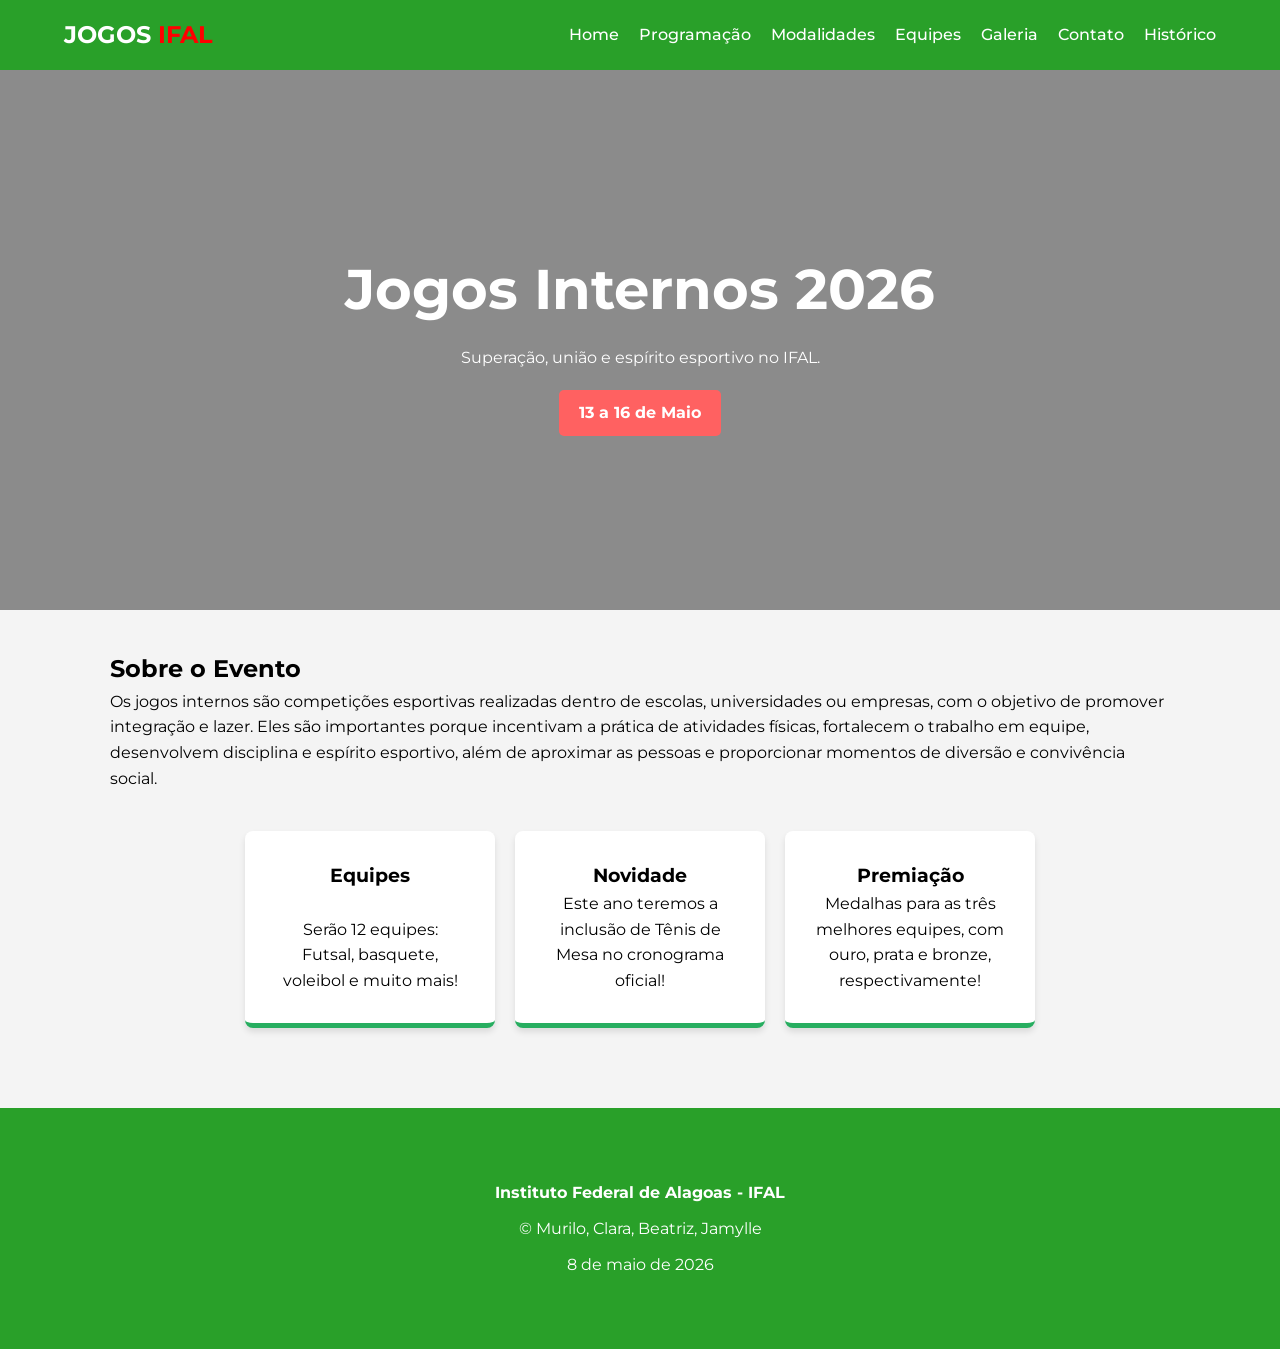
<file: index.html>
<!DOCTYPE html>
<html lang="pt-br">
<head>
    <meta charset="UTF-8">
    <meta name="viewport" content="width=device-width, initial-scale=1.0">
    <title>Jogos Internos IFAL 2026</title>
    <link href="https://fonts.googleapis.com/css2?family=Montserrat:wght@400;700&display=swap" rel="stylesheet">
    <link rel="stylesheet" href="style.css">
</head>
<body>

    <header class="navbar">
        <div class="logo">JOGOS <span>IFAL</span></div>
        <nav>
            <ul class="nav-links">
                <li><a href="index.html">Home</a></li>
                <li><a href="programacao.html">Programação</a></li>
                <li><a href="modalidades.html">Modalidades</a></li>
                <li><a href="equipes.html">Equipes</a></li>
                <li><a href="galeria.html">Galeria</a></li>
                <li><a href="contato.html">Contato</a></li>
                <li><a href="historico.html">Histórico</a></li>
            </ul>
        </nav>
    </header>

    <main>
        <section class="hero">
            <div class="hero-content">
                <h1>Jogos Internos 2026</h1>
                <p>Superação, união e espírito esportivo no IFAL.</p>
                <div class="date-badge">13 a 16 de Maio</div>
            </div>
        </section>

        <section class="about container">
            <h2>Sobre o Evento</h2>
            <p>Os jogos internos são competições esportivas realizadas dentro de escolas, universidades ou empresas, com o objetivo de promover integração e lazer. Eles são importantes porque incentivam a prática de atividades físicas, fortalecem o trabalho em equipe, desenvolvem disciplina e espírito esportivo, além de aproximar as pessoas e proporcionar momentos de diversão e convivência social.
</p>
            
            <div class="highlights">
                <div class="card">
                    <h3>Equipes</h3>
                    <p>Serão 12 equipes: Futsal, basquete, voleibol e muito mais!</p>
                </div>
                <div class="card">
                    <h3>Novidade</h3>
                    <p>Este ano teremos a inclusão de Tênis de Mesa no cronograma oficial!</p>
                </div>
                <div class="card">
                    <h3>Premiação</h3>
                    <p>Medalhas para as três melhores equipes, com ouro, prata e bronze, respectivamente!</p>
                </div>
            </div>
        </section>
    </main>

    <footer>
        <div class="footer-content container">
            <p><strong>Instituto Federal de Alagoas - IFAL</strong></p>
            <p>&copy; Murilo, Clara, Beatriz, Jamylle</p>
            <p><time datetime="2026-05-08">8 de maio de 2026</time></p>
        </div>
    </footer>

</body>
</html>
</file>
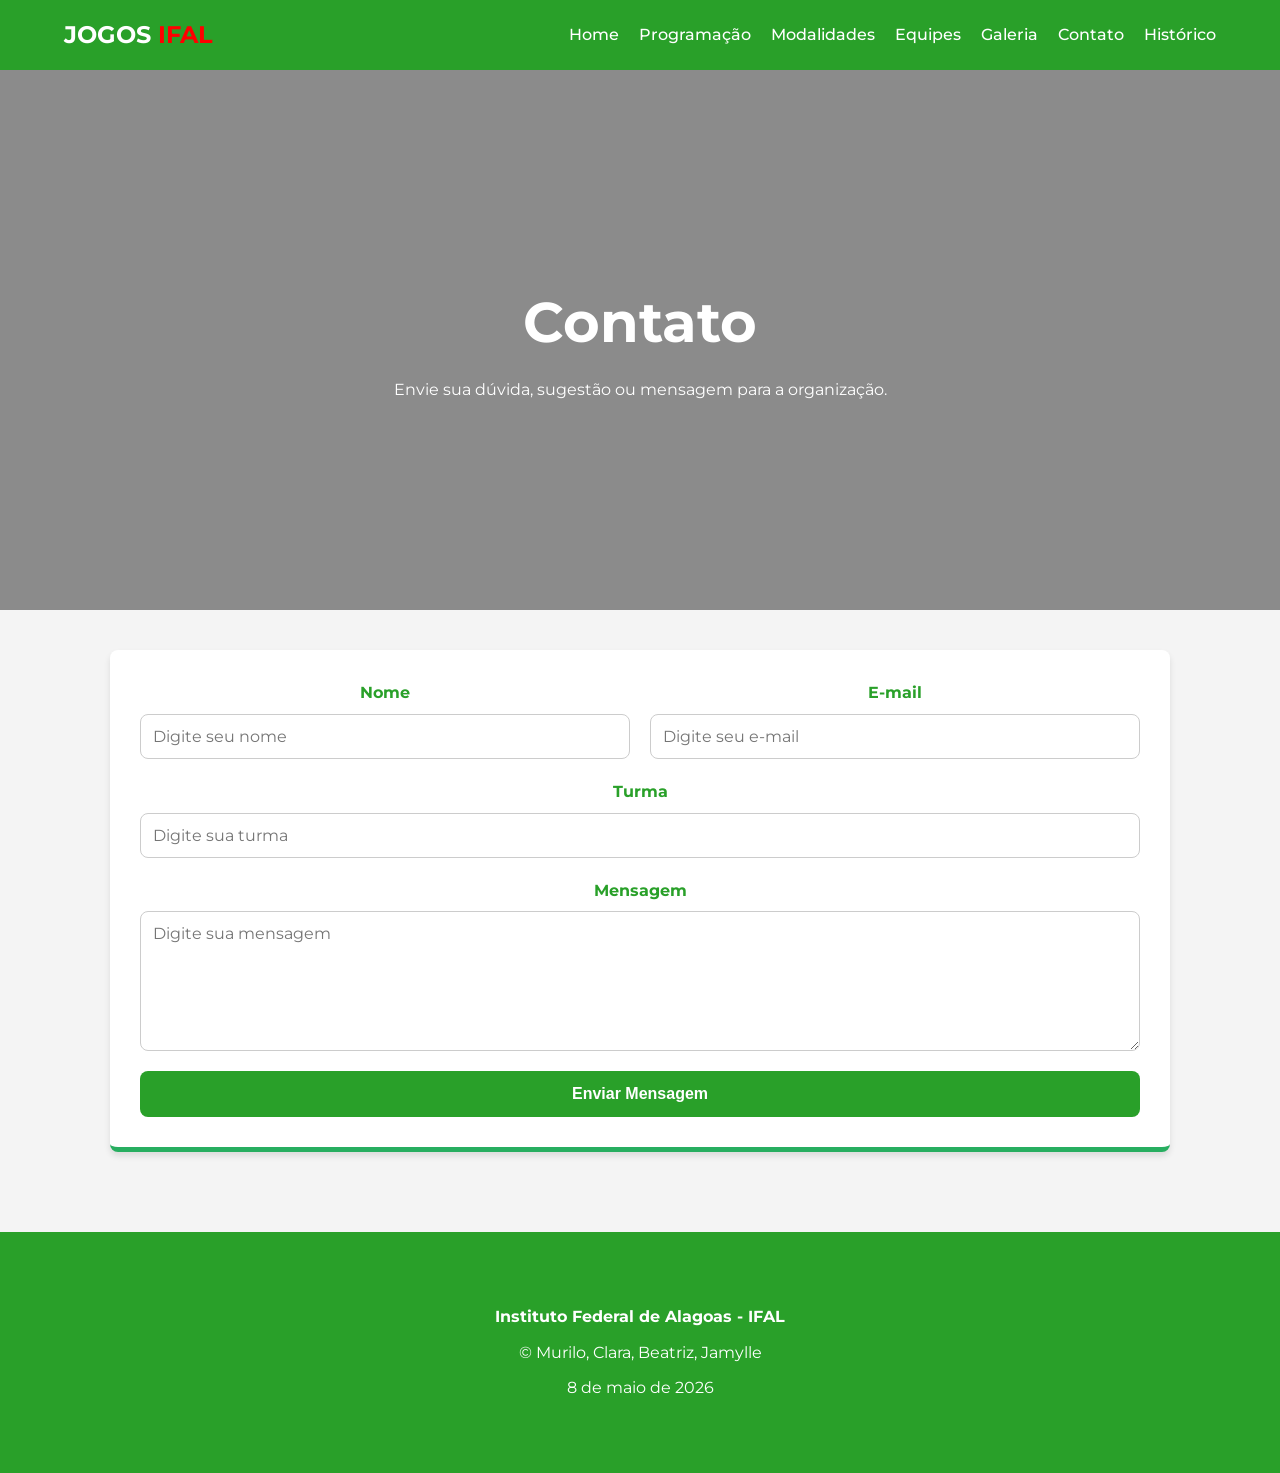
<file: contato.html>
<!DOCTYPE html>
<html lang="pt-br">
<head>
    <meta charset="UTF-8">
    <meta name="viewport" content="width=device-width, initial-scale=1.0">
    <title>Contato - Jogos Internos IFAL</title>

    <link href="https://fonts.googleapis.com/css2?family=Montserrat:wght@400;700&display=swap" rel="stylesheet">

    <link rel="stylesheet" href="style.css">
</head>

<body>

    <header class="navbar">
        <div class="logo">JOGOS <span>IFAL</span></div>

        <nav>
            <ul class="nav-links">
                <li><a href="index.html">Home</a></li>
                <li><a href="programacao.html">Programação</a></li>
                <li><a href="modalidades.html">Modalidades</a></li>
                <li><a href="equipes.html">Equipes</a></li>
                <li><a href="galeria.html">Galeria</a></li>
                <li><a href="contato.html">Contato</a></li>
                <li><a href="historico.html">Histórico</a></li>
            </ul>
        </nav>
    </header>

    <main>

        <section class="hero">
            <div class="hero-content">
                <h1>Contato</h1>
                <p>Envie sua dúvida, sugestão ou mensagem para a organização.</p>
            </div>
        </section>

        <section class="container">

            <div class="card">

                <form class="contato-form">

                    <div class="form-row">

                        <div class="form-group">
                            <label for="nome">Nome</label>

                            <input type="text" id="nome" placeholder="Digite seu nome">
                        </div>

                        <div class="form-group">
                            <label for="email">E-mail</label>

                            <input type="email" id="email" placeholder="Digite seu e-mail">
                        </div>

                    </div>

                    <div class="form-group">
                        <label for="turma">Turma</label>

                        <input type="text" id="turma" placeholder="Digite sua turma">
                    </div>

                    <div class="form-group">
                        <label for="mensagem">Mensagem</label>

                        <textarea id="mensagem" rows="6" placeholder="Digite sua mensagem"></textarea>
                    </div>

                    <button type="submit" class="btn-enviar">
                        Enviar Mensagem
                    </button>

                </form>

            </div>

        </section>

    </main>

    <footer>
        <div class="footer-content container">
            <p><strong>Instituto Federal de Alagoas - IFAL</strong></p>
            <p>&copy; Murilo, Clara, Beatriz, Jamylle</p>
            <p><time datetime="2026-05-08">8 de maio de 2026</time></p>
        </div>
    </footer>

</body>
</html>
</file>
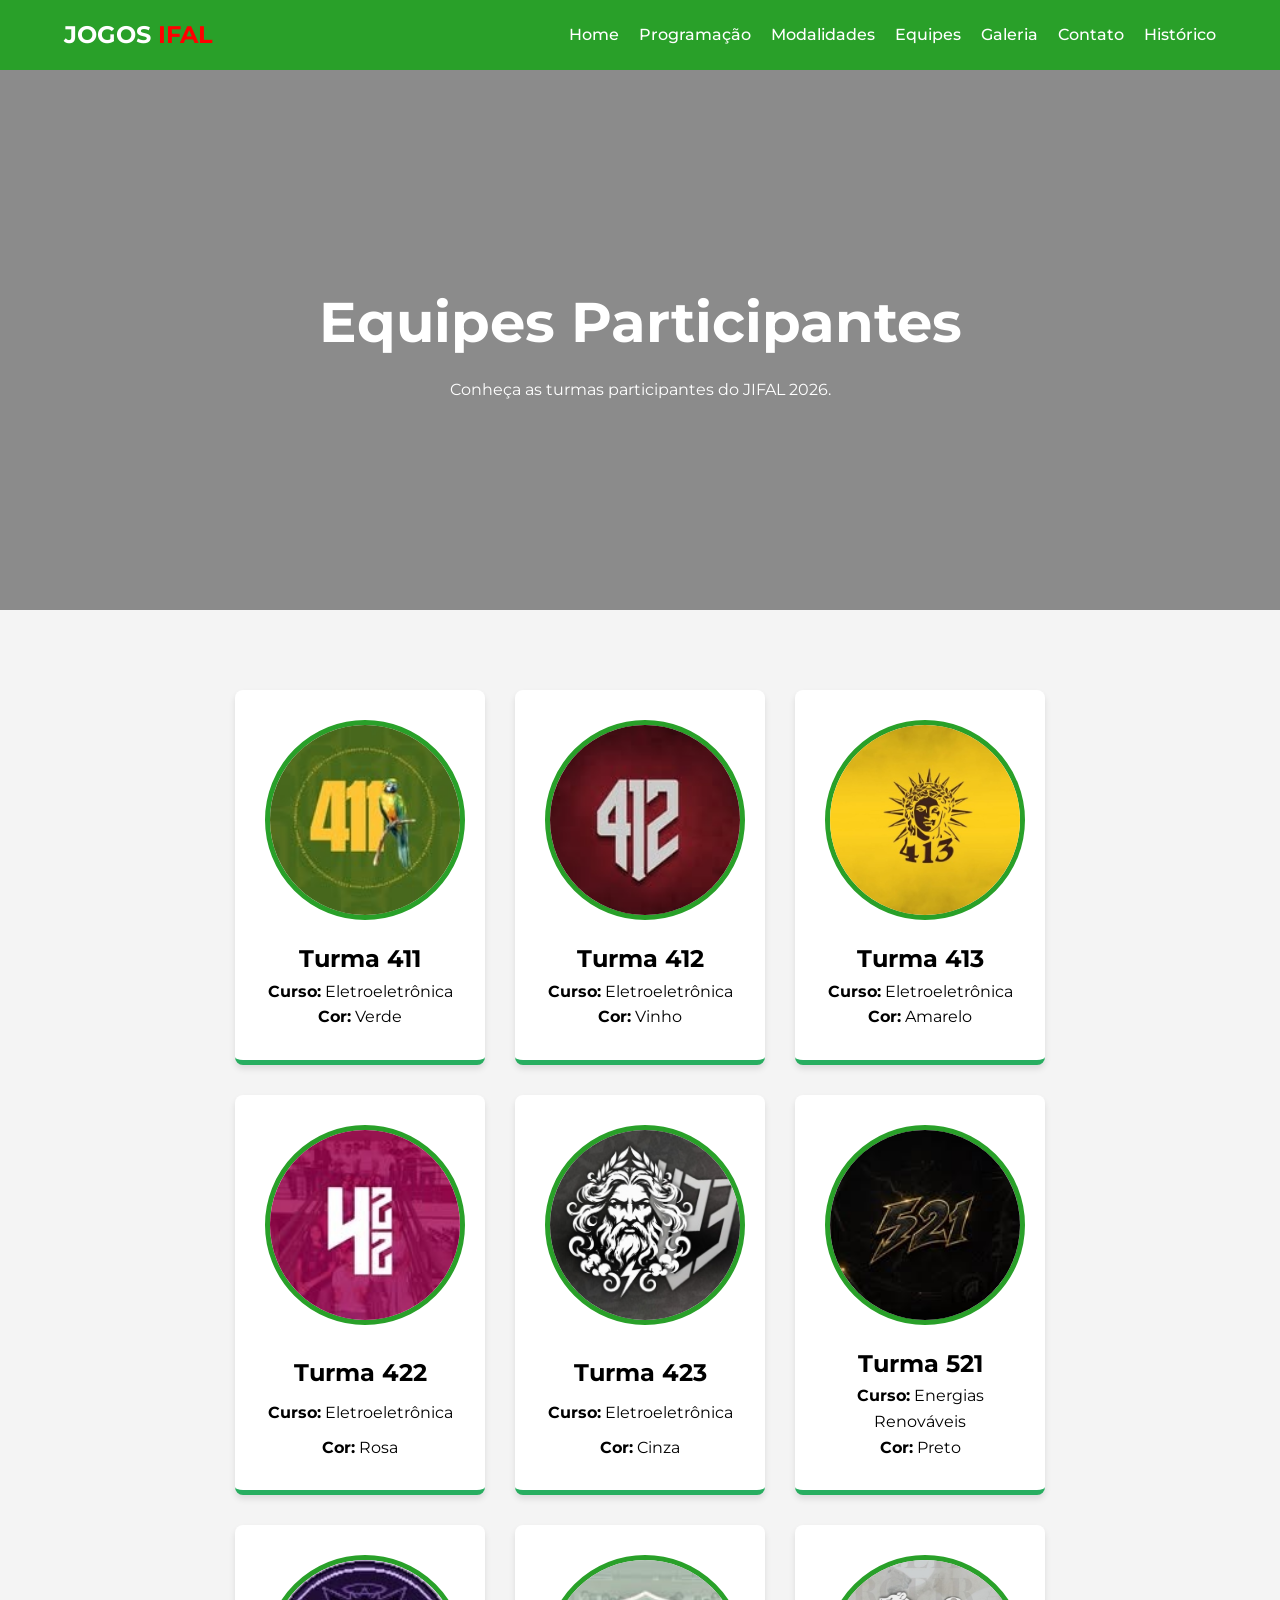
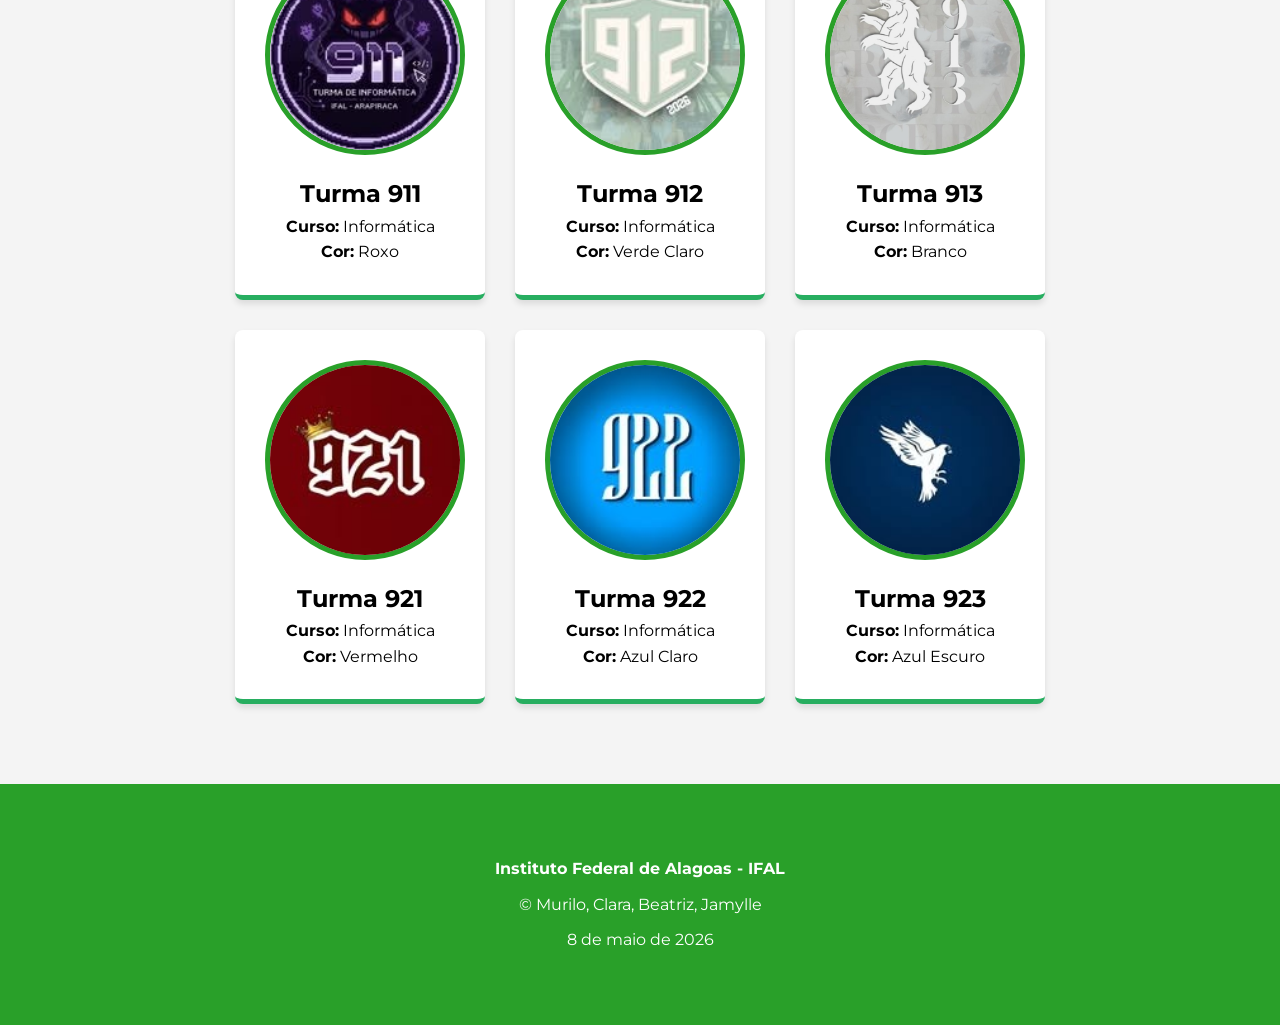
<file: equipes.html>
<!DOCTYPE html>
<html lang="pt-br">
<head>
    <meta charset="UTF-8">
    <meta name="viewport" content="width=device-width, initial-scale=1.0">

    <title>Equipes - Jogos Internos IFAL</title>

    <link href="https://fonts.googleapis.com/css2?family=Montserrat:wght@400;700&display=swap" rel="stylesheet">

    <link rel="stylesheet" href="style.css">
</head>

<body>

    <header class="navbar">
        <div class="logo">JOGOS <span>IFAL</span></div>

        <nav>
            <ul class="nav-links">
                <li><a href="index.html">Home</a></li>
                <li><a href="programacao.html">Programação</a></li>
                <li><a href="modalidades.html">Modalidades</a></li>
                <li><a href="equipes.html">Equipes</a></li>
                <li><a href="galeria.html">Galeria</a></li>
                <li><a href="contato.html">Contato</a></li>
                <li><a href="historico.html">Histórico</a></li>
            </ul>
        </nav>
    </header>

    <main>

        <section class="hero">
            <div class="hero-content">
                <h1>Equipes Participantes</h1>
                <p>Conheça as turmas participantes do JIFAL 2026.</p>
            </div>
        </section>

        <section class="container">

            <div class="equipes-grid">

                <div class="card equipe-card">
                    <img src="img/411.jpeg" alt="Equipe 411" class="equipe-img"
                    height="200 px"
                    width="200px">

                    <h2>Turma 411</h2>

                    <p><strong>Curso:</strong> Eletroeletrônica</p>

                    <p><strong>Cor:</strong> Verde</p>
                </div>

                <div class="card equipe-card">
                    <img src="img/412.jpeg" alt="Equipe 412" class="equipe-img"
                    height="200 px"
                    width="200px">

                    <h2>Turma 412</h2>

                    <p><strong>Curso:</strong> Eletroeletrônica</p>

                    <p><strong>Cor:</strong> Vinho</p>
                </div>

                <div class="card equipe-card">
                    <img src="img/413.jpeg" alt="Equipe 413" class="equipe-img"
                    height="200 px"
                    width="200px">

                    <h2>Turma 413</h2>

                    <p><strong>Curso:</strong> Eletroeletrônica</p>

                    <p><strong>Cor:</strong> Amarelo</p>
                </div>

                <div class="card equipe-card">
                    <img src="img/422.jpeg" alt="Equipe 422" class="equipe-img"
                    height="200 px"
                    width="200px">

                    <h2>Turma 422</h2>

                    <p><strong>Curso:</strong> Eletroeletrônica</p>

                    <p><strong>Cor:</strong> Rosa</p>
                </div>

                <div class="card equipe-card">
                    <img src="img/423.jpeg" alt="Equipe 423" class="equipe-img"
                    height="200 px"
                    width="200px">

                    <h2>Turma 423</h2>

                    <p><strong>Curso:</strong> Eletroeletrônica</p>

                    <p><strong>Cor:</strong> Cinza</p>
                </div>

                <div class="card equipe-card">
                    <img src="img/521.jpeg" alt="Equipe 521" class="equipe-img"
                    height="200 px"
                    width="200px">

                    <h2>Turma 521</h2>

                    <p><strong>Curso:</strong> Energias Renováveis</p>

                    <p><strong>Cor:</strong> Preto</p>
                </div>

                <div class="card equipe-card">
                    <img src="img/911.jpeg" alt="Equipe 911" class="equipe-img"
                    height="200 px"
                    width="200px">

                    <h2>Turma 911</h2>

                    <p><strong>Curso:</strong> Informática</p>

                    <p><strong>Cor:</strong> Roxo</p>
                </div>

                <div class="card equipe-card">
                    <img src="img/912.jpeg" alt="Equipe 912" class="equipe-img"
                    height="200 px"
                    width="200px">

                    <h2>Turma 912</h2>

                    <p><strong>Curso:</strong> Informática</p>

                    <p><strong>Cor:</strong> Verde Claro</p>
                </div>

                <div class="card equipe-card">
                    <img src="img/913.jpeg" alt="Equipe 913" class="equipe-img"
                    height="200 px"
                    width="200px">

                    <h2>Turma 913</h2>

                    <p><strong>Curso:</strong> Informática</p>

                    <p><strong>Cor:</strong> Branco</p>
                </div>

                <div class="card equipe-card">
                    <img src="img/921.jpeg" alt="Equipe 921" class="equipe-img"
                    height="200 px"
                    width="200px">

                    <h2>Turma 921</h2>

                    <p><strong>Curso:</strong> Informática</p>

                    <p><strong>Cor:</strong> Vermelho</p>
                </div>

                <div class="card equipe-card">
                    <img src="img/922.jpeg" alt="Equipe 922" class="equipe-img"
                    height="200 px"
                    width="200px">

                    <h2>Turma 922</h2>

                    <p><strong>Curso:</strong> Informática</p>

                    <p><strong>Cor:</strong> Azul Claro</p>
                </div>

                <div class="card equipe-card">
                    <img src="img/923.jpeg" alt="Equipe 923" class="equipe-img"
                    height="200 px"
                    width="200px">

                    <h2>Turma 923</h2>

                    <p><strong>Curso:</strong> Informática</p>

                    <p><strong>Cor:</strong> Azul Escuro</p>
                </div>

            </div>

        </section>

    </main>

    <footer>
        <div class="footer-content container">
            <p><strong>Instituto Federal de Alagoas - IFAL</strong></p>
            <p>&copy; Murilo, Clara, Beatriz, Jamylle</p>
            <p><time datetime="2026-05-08">8 de maio de 2026</time></p>
        </div>
    </footer>

</body>
</html>
</file>
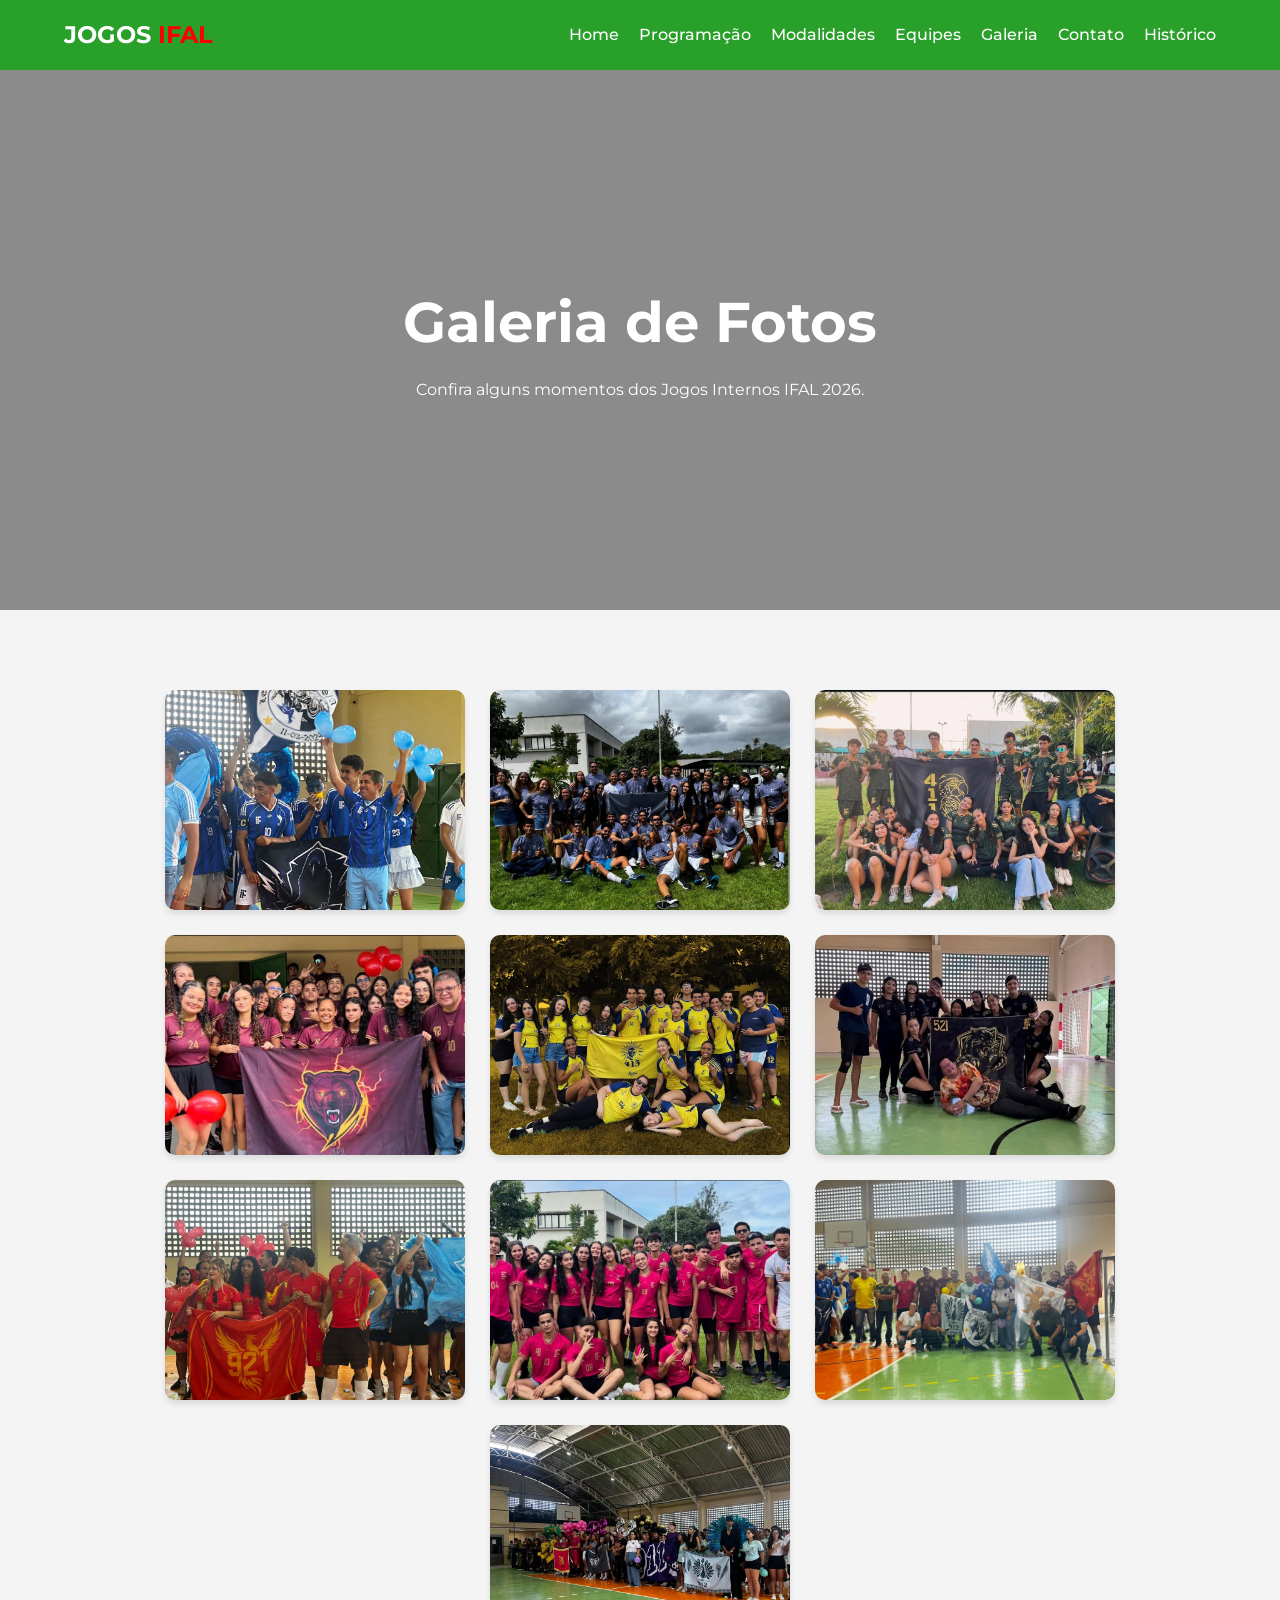
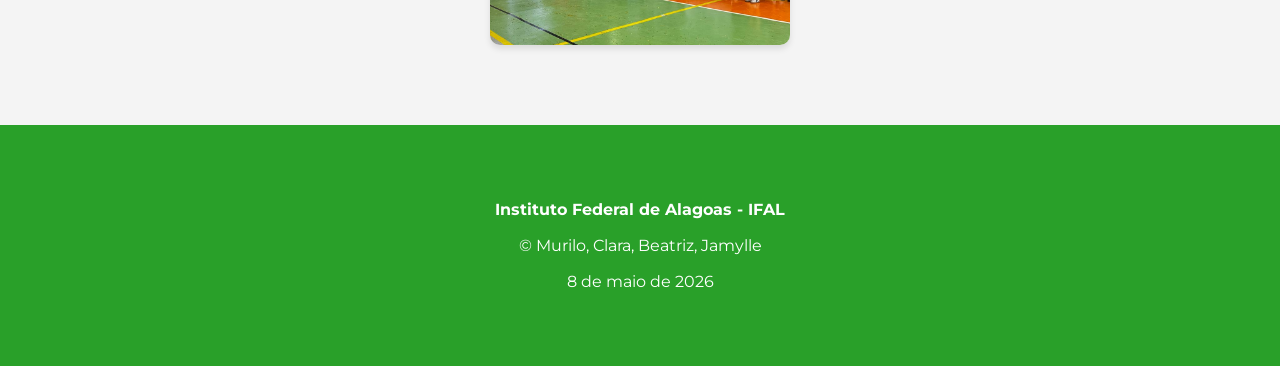
<file: galeria.html>
<!DOCTYPE html>
<html lang="pt-br">
<head>
    <meta charset="UTF-8">
    <meta name="viewport" content="width=device-width, initial-scale=1.0">

    <title>Galeria - Jogos Internos IFAL</title>

    <link href="https://fonts.googleapis.com/css2?family=Montserrat:wght@400;700&display=swap" rel="stylesheet">

    <link rel="stylesheet" href="style.css">
</head>

<body>

    <header class="navbar">
        <div class="logo">JOGOS <span>IFAL</span></div>

        <nav>
            <ul class="nav-links">
                <li><a href="index.html">Home</a></li>
                <li><a href="programacao.html">Programação</a></li>
                <li><a href="modalidades.html">Modalidades</a></li>
                <li><a href="equipes.html">Equipes</a></li>
                <li><a href="galeria.html">Galeria</a></li>
                <li><a href="contato.html">Contato</a></li>
                <li><a href="historico.html">Histórico</a></li>
            </ul>
        </nav>
    </header>

    <main>

        <section class="hero">
            <div class="hero-content">
                <h1>Galeria de Fotos</h1>
                <p>Confira alguns momentos dos Jogos Internos IFAL 2026.</p>
            </div>
        </section>

        <section class="container">

            <div class="galeria-grid">

                <div class="galeria-item">
                    <img src="img2/923.jpeg" alt="Foto 1">
                </div>

                <div class="galeria-item">
                    <img src="img2/423.jpeg" alt="Foto 2">
                </div>

                <div class="galeria-item">
                    <img src="img2/411.jpeg" alt="Foto 3">
                </div>

                <div class="galeria-item">
                    <img src="img2/412.jpeg" alt="Foto 4">
                </div>

                <div class="galeria-item">
                    <img src="img2/413.jpeg" alt="Foto 5">
                </div>

                <div class="galeria-item">
                    <img src="img2/521.jpeg" alt="Foto 6">
                </div>

                <div class="galeria-item">
                    <img src="img2/921.jpeg" alt="Foto 6">
                </div>

                <div class="galeria-item">
                    <img src="img2/taamarrado.jpeg" alt="Foto 6">
                </div>

                <div class="galeria-item">
                    <img src="img2/todos.jpeg" alt="Foto 6">
                </div>

                <div class="galeria-item">
                    <img src="img2/todos2.jpeg" alt="Foto 6">
                </div>

            </div>

        </section>

    </main>

    <footer>
        <div class="footer-content container">
            <p><strong>Instituto Federal de Alagoas - IFAL</strong></p>
            <p>&copy; Murilo, Clara, Beatriz, Jamylle</p>
            <p><time datetime="2026-05-08">8 de maio de 2026</time></p>
        </div>
    </footer>

</body>
</html>
</file>
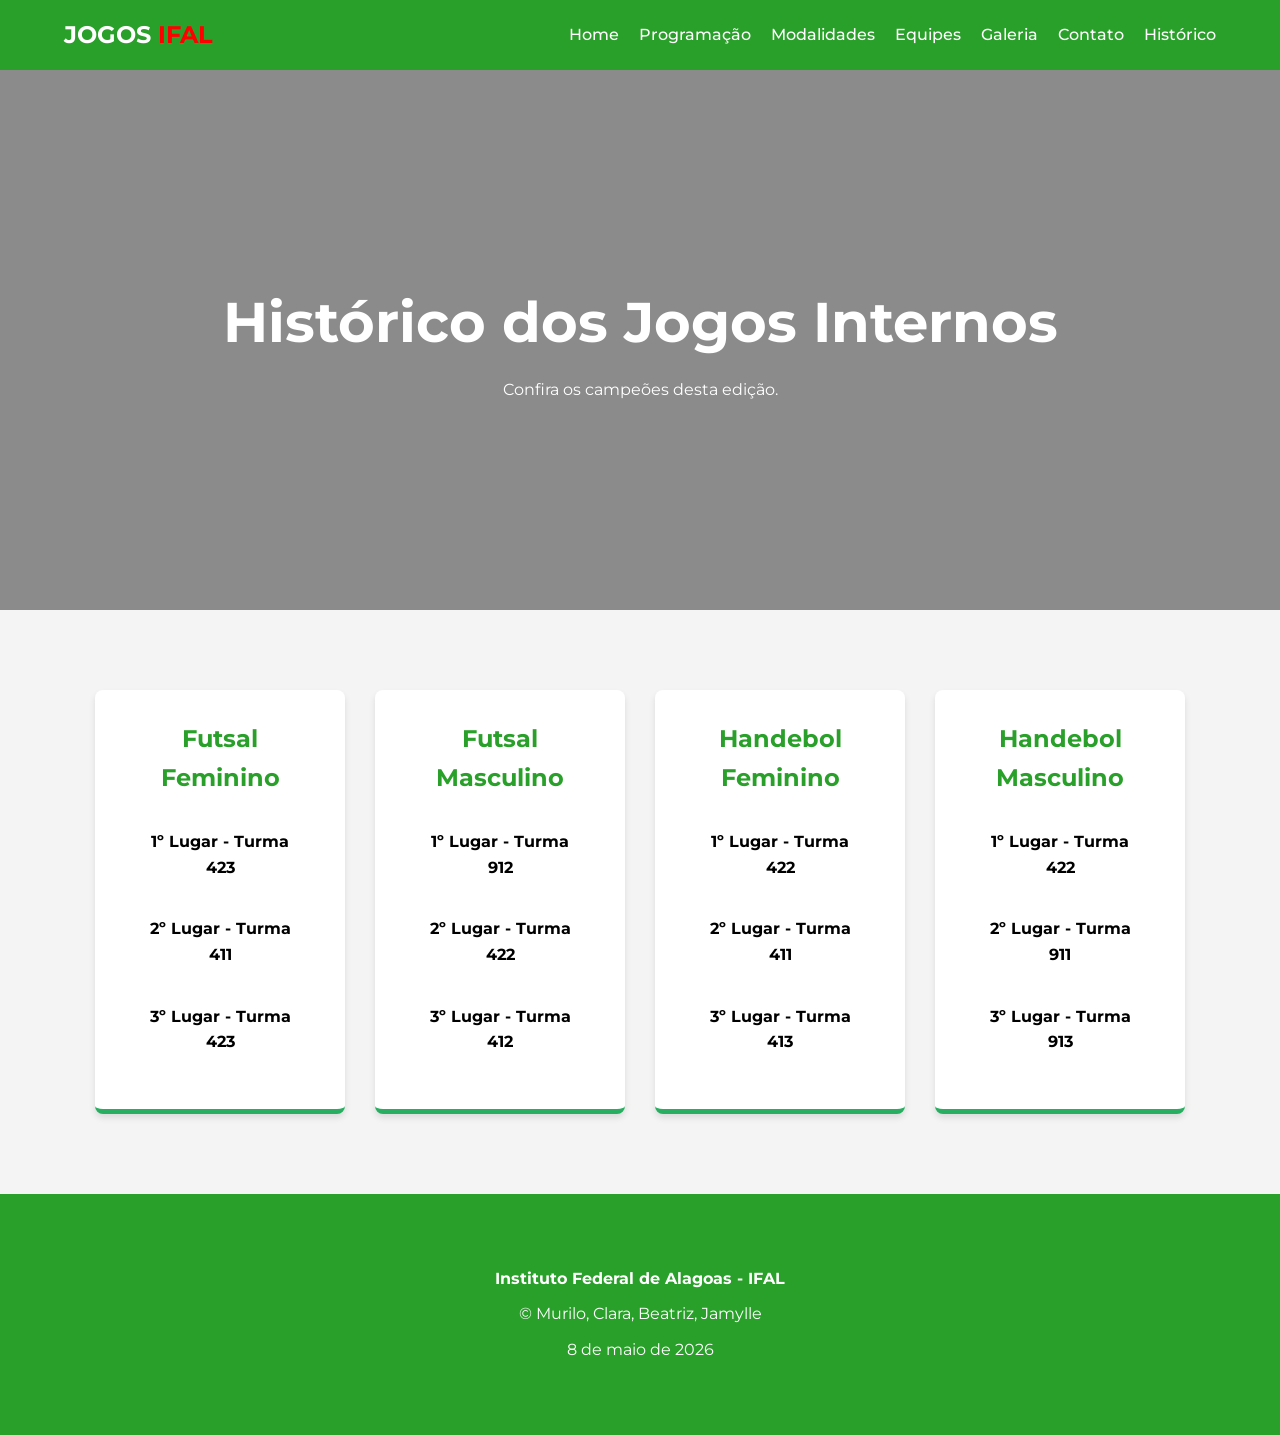
<file: historico.html>
<!DOCTYPE html>
<html lang="pt-br">
<head>
    <meta charset="UTF-8">
    <meta name="viewport" content="width=device-width, initial-scale=1.0">

    <title>Histórico - Jogos Internos IFAL</title>

    <link href="https://fonts.googleapis.com/css2?family=Montserrat:wght@400;700&display=swap" rel="stylesheet">

    <link rel="stylesheet" href="style.css">
</head>

<body>

    <header class="navbar">
        <div class="logo">JOGOS <span>IFAL</span></div>

        <nav>
            <ul class="nav-links">
                <li><a href="index.html">Home</a></li>
                <li><a href="programacao.html">Programação</a></li>
                <li><a href="modalidades.html">Modalidades</a></li>
                <li><a href="equipes.html">Equipes</a></li>
                <li><a href="galeria.html">Galeria</a></li>
                <li><a href="contato.html">Contato</a></li>
                <li><a href="historico.html">Histórico</a></li>
            </ul>
        </nav>
    </header>

    <main>

        <section class="hero">
            <div class="hero-content">
                <h1>Histórico dos Jogos Internos</h1>
                <p>Confira os campeões desta edição.</p>
            </div>
        </section>

        <section class="container">

            <div class="historico-grid">

                <!-- FUTSAL FEMININO -->
                <div class="card historico-card">
                    <h2>Futsal Feminino</h2>

                    <div class="colocacao ouro">
                        1º Lugar - Turma 423
                    </div>

                    <div class="colocacao prata">
                        2º Lugar - Turma 411
                    </div>

                    <div class="colocacao bronze">
                        3º Lugar - Turma 423
                    </div>
                </div>

                <!-- FUTSAL MASCULINO -->
                <div class="card historico-card">
                    <h2>Futsal Masculino</h2>

                    <div class="colocacao ouro">
                        1º Lugar - Turma 912
                    </div>

                    <div class="colocacao prata">
                        2º Lugar - Turma 422
                    </div>

                    <div class="colocacao bronze">
                        3º Lugar - Turma 412
                    </div>
                </div>

                <!-- HANDEBOL FEMININO -->
                <div class="card historico-card">
                    <h2>Handebol Feminino</h2>

                    <div class="colocacao ouro">
                        1º Lugar - Turma 422
                    </div>

                    <div class="colocacao prata">
                        2º Lugar - Turma 411
                    </div>

                    <div class="colocacao bronze">
                        3º Lugar - Turma 413
                    </div>
                </div>

                <!-- HANDEBOL MASCULINO -->
                <div class="card historico-card">
                    <h2>Handebol Masculino</h2>

                    <div class="colocacao ouro">
                        1º Lugar - Turma 422
                    </div>

                    <div class="colocacao prata">
                        2º Lugar - Turma 911
                    </div>

                    <div class="colocacao bronze">
                        3º Lugar - Turma 913
                    </div>
                </div>

            </div>

        </section>

    </main>

    <footer>
        <div class="footer-content container">
            <p><strong>Instituto Federal de Alagoas - IFAL</strong></p>
            <p>&copy; Murilo, Clara, Beatriz, Jamylle</p>
            <p><time datetime="2026-05-08">8 de maio de 2026</time></p>
        </div>
    </footer>

</body>
</html>
</file>
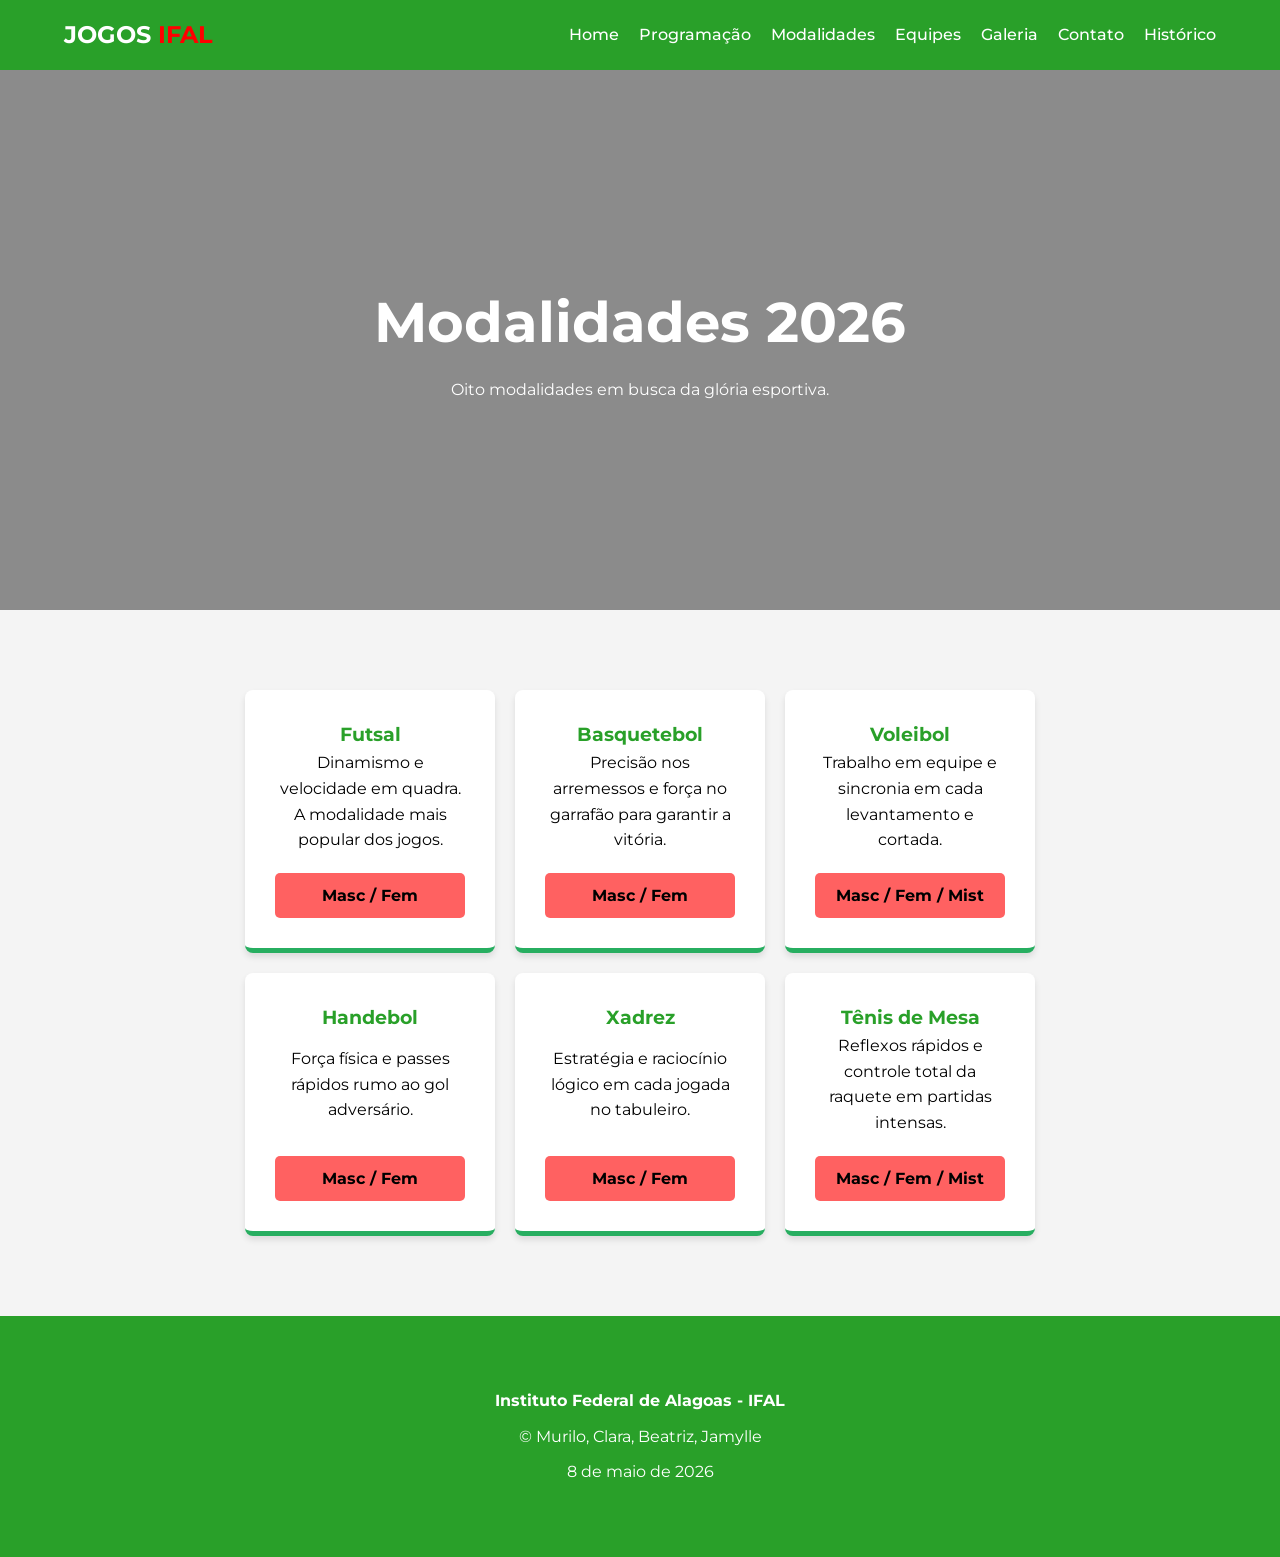
<file: modalidades.html>
<!DOCTYPE html>
<html lang="pt-br">
<head>
    <meta charset="UTF-8">
    <meta name="viewport" content="width=device-width, initial-scale=1.0">
    <title>Modalidades - Jogos Internos IFAL</title>
    <link href="https://fonts.googleapis.com/css2?family=Montserrat:wght@400;700&display=swap" rel="stylesheet">
    <link rel="stylesheet" href="style.css">
</head>
<body>

    <header class="navbar">
        <div class="logo">JOGOS <span>IFAL</span></div>
        <nav>
            <ul class="nav-links">
                <li><a href="index.html">Home</a></li>
                <li><a href="programacao.html">Programação</a></li>
                <li><a href="modalidades.html">Modalidades</a></li>
                <li><a href="equipes.html">Equipes</a></li>
                <li><a href="galeria.html">Galeria</a></li>
                <li><a href="contato.html">Contato</a></li>
                <li><a href="historico.html">Histórico</a></li>
            </ul>
        </nav>
    </header>

    <main>
        <section class="hero">
            <div class="hero-content">
                <h1>Modalidades 2026</h1>
                <p>Oito modalidades em busca da glória esportiva.</p>
            </div>
        </section>

        <section class="container">
            <div class="highlights">
                <br />
                <div class="card">
                    <h3 style="color: rgb(41, 160, 41);">Futsal</h3>
                    <p>Dinamismo e velocidade em quadra. A modalidade mais popular dos jogos.</p>
                    <div class="date-badge">Masc / Fem</div>
                </div>

                <div class="card">
                    <h3 style="color: rgb(41, 160, 41);">Basquetebol</h3>
                    <p>Precisão nos arremessos e força no garrafão para garantir a vitória.</p>
                    <div class="date-badge">Masc / Fem</div>
                </div>

                <div class="card">
                    <h3 style="color: rgb(41, 160, 41);">Voleibol</h3>
                    <p>Trabalho em equipe e sincronia em cada levantamento e cortada.</p>
                    <div class="date-badge">Masc / Fem / Mist</div>
                </div>

                <br />
                <div class="card">
                    <h3 style="color: rgb(41, 160, 41);">Handebol</h3>
                    <p>Força física e passes rápidos rumo ao gol adversário.</p>
                    <div class="date-badge">Masc / Fem</div>
                </div>

                <div class="card">
                    <h3 style="color: rgb(41, 160, 41);">Xadrez</h3>
                    <p>Estratégia e raciocínio lógico em cada jogada no tabuleiro.</p>
                    <div class="date-badge">Masc / Fem</div>
                </div>

            
                <div class="card">
                    <h3 style="color: rgb(41, 160, 41);">Tênis de Mesa</h3>
                    <p>Reflexos rápidos e controle total da raquete em partidas intensas.</p>
                    <div class="date-badge">Masc / Fem / Mist</div>
                </div>

            </div>
        </section>
    <footer>
        <div class="footer-content container">
            <p><strong>Instituto Federal de Alagoas - IFAL</strong></p>
            <p>&copy; Murilo, Clara, Beatriz, Jamylle</p>
            <p><time datetime="2026-05-08">8 de maio de 2026</time></p>
        </div>
    </footer>
</body>
</html>
</file>
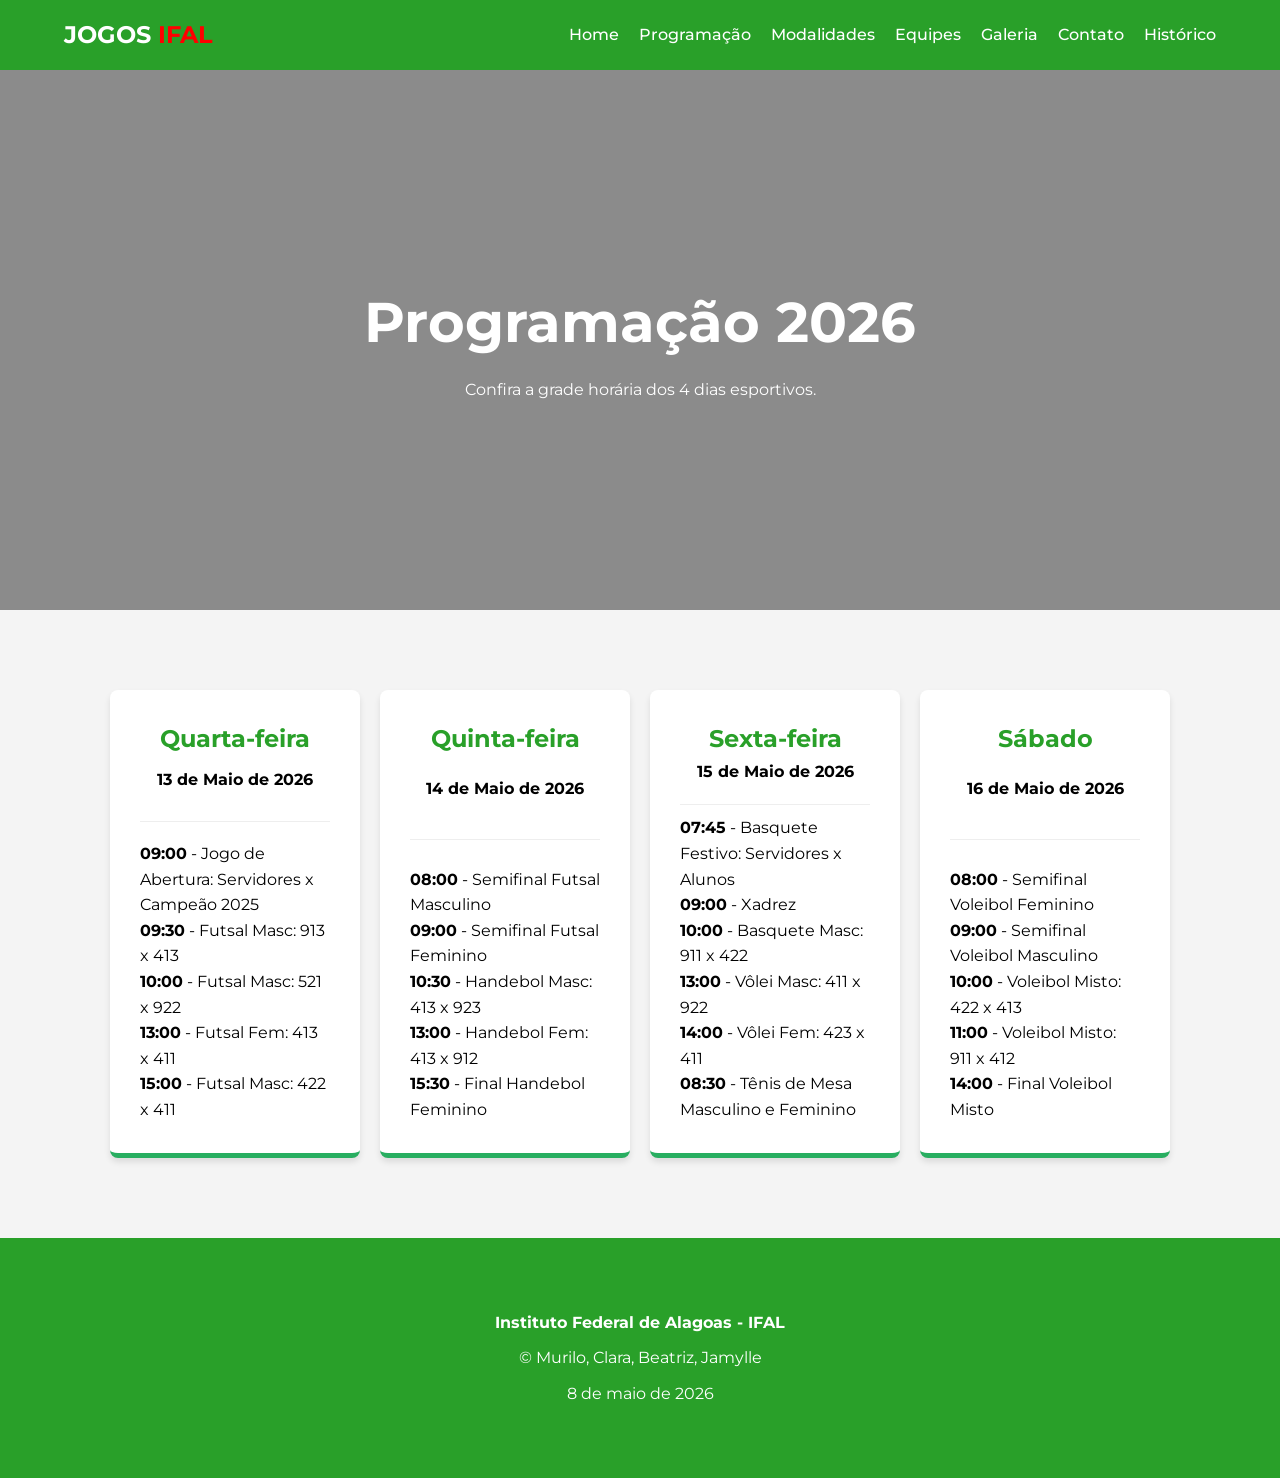
<file: programacao.html>
<!DOCTYPE html>
<html lang="pt-br">
<head>
    <meta charset="UTF-8">
    <meta name="viewport" content="width=device-width, initial-scale=1.0">
    <title>Programação - Jogos Internos IFAL</title>
    <link href="https://fonts.googleapis.com/css2?family=Montserrat:wght@400;700&display=swap" rel="stylesheet">
    <link rel="stylesheet" href="style.css">
</head>
<body>

     <header class="navbar">
        <div class="logo">JOGOS <span>IFAL</span></div>
        <nav>
            <ul class="nav-links">
                <li><a href="index.html">Home</a></li>
                <li><a href="programacao.html">Programação</a></li>
                <li><a href="modalidades.html">Modalidades</a></li>
                <li><a href="equipes.html">Equipes</a></li>
                <li><a href="galeria.html">Galeria</a></li>
                <li><a href="contato.html">Contato</a></li>
                <li><a href="historico.html">Histórico</a></li>
            </ul>
        </nav>
    </header>

    <main>
        <section class="hero">
            <div class="hero-content">
                <h1>Programação 2026</h1>
                <p>Confira a grade horária dos 4 dias esportivos.</p>
            </div>
        </section>

    <main>
        <section class="container">
    <div class="highlights">

        <div class="card">
            <h2 style="color: rgb(41, 160, 41);">Quarta-feira</h2>
            <p style="margin-bottom: 10px;"><strong>13 de Maio de 2026</strong></p>
            <hr style="border: 0; border-top: 1px solid #eee; margin: 10px 0;">

            <ul style="list-style: none; text-align: left; padding: 0;">
                <li><strong>09:00</strong> - Jogo de Abertura: Servidores x Campeão 2025</li>
                <li><strong>09:30</strong> - Futsal Masc: 913 x 413</li>
                <li><strong>10:00</strong> - Futsal Masc: 521 x 922</li>
                <li><strong>13:00</strong> - Futsal Fem: 413 x 411</li>
                <li><strong>15:00</strong> - Futsal Masc: 422 x 411</li>
            </ul>

        </div>

        <div class="card">
            <h2 style="color: rgb(41, 160, 41);">Quinta-feira</h2>
            <p style="margin-bottom: 10px;"><strong>14 de Maio de 2026</strong></p>
            <hr style="border: 0; border-top: 1px solid #eee; margin: 10px 0;">

            <ul style="list-style: none; text-align: left; padding: 0;">
                <li><strong>08:00</strong> - Semifinal Futsal Masculino</li>
                <li><strong>09:00</strong> - Semifinal Futsal Feminino</li>
                <li><strong>10:30</strong> - Handebol Masc: 413 x 923</li>
                <li><strong>13:00</strong> - Handebol Fem: 413 x 912</li>
                <li><strong>15:30</strong> - Final Handebol Feminino</li>
            </ul>

        </div>

        <div class="card">
            <h2 style="color: rgb(41, 160, 41);">Sexta-feira</h2>
            <p style="margin-bottom: 10px;"><strong>15 de Maio de 2026</strong></p>
            <hr style="border: 0; border-top: 1px solid #eee; margin: 10px 0;">

            <ul style="list-style: none; text-align: left; padding: 0;">
                <li><strong>07:45</strong> - Basquete Festivo: Servidores x Alunos</li>
                <li><strong>09:00</strong> - Xadrez</li>
                <li><strong>10:00</strong> - Basquete Masc: 911 x 422</li>
                <li><strong>13:00</strong> - Vôlei Masc: 411 x 922</li>
                <li><strong>14:00</strong> - Vôlei Fem: 423 x 411</li>
                <li><strong>08:30</strong> - Tênis de Mesa Masculino e Feminino</li>
            </ul>

        </div>

        <div class="card">
            <h2 style="color: rgb(41, 160, 41);">Sábado</h2>
            <p style="margin-bottom: 10px;"><strong>16 de Maio de 2026</strong></p>
            <hr style="border: 0; border-top: 1px solid #eee; margin: 10px 0;">

            <ul style="list-style: none; text-align: left; padding: 0;">
                <li><strong>08:00</strong> - Semifinal Voleibol Feminino</li>
                <li><strong>09:00</strong> - Semifinal Voleibol Masculino</li>
                <li><strong>10:00</strong> - Voleibol Misto: 422 x 413</li>
                <li><strong>11:00</strong> - Voleibol Misto: 911 x 412</li>
                <li><strong>14:00</strong> - Final Voleibol Misto</li>
            </ul>

        </div>

    </div>
    </section>
    <footer>
        <div class="footer-content container">
            <p><strong>Instituto Federal de Alagoas - IFAL</strong></p>
            <p>&copy; Murilo, Clara, Beatriz, Jamylle</p>
            <p><time datetime="2026-05-08">8 de maio de 2026</time></p>
        </div>
    </footer>
</body>
</html>
</file>
<file: style.css>
/* Configurações Globais */
* {
    margin: 0;
    padding: 0;
    box-sizing: border-box;
}

body {
    font-family: 'Montserrat', sans-serif;
    line-height: 1.6;
    color: black;
    background-color: #f4f4f4;
}

.container {
    max-width: 1100px;
    margin: 0 auto;
    padding: 40px 20px;
}

/* Header com Flexbox */
.navbar {
    background-color: rgb(41, 160, 41);
    color: white;
    display: flex;
    justify-content: space-between;
    align-items: center;
    padding: 1rem 5%;
    position: sticky;
    top: 0;
    z-index: 1000;
}

.logo {
    font-size: 1.5rem;
    font-weight: bold;
}

.logo span {
    color: red; /* Verde IFAL */
}

.nav-links {
    display: flex;
    list-style: none;
}

.nav-links li {
    margin-left: 20px;
}

.nav-links a {
    color: white;
    text-decoration: none;
    font-weight: 500;
}

.nav-links a:hover {
    color: #27ae60;
}

/* Banner Hero */
.hero {
    background-color: rgb(139, 139, 139);
    height: 60vh;
    display: flex;
    justify-content: center;
    align-items: center;
    text-align: center;
    color: white;
}

.hero-content h1 {
    font-size: 3.5rem;
    margin-bottom: 10px;
}

.date-badge {
    display: inline-block;
    background: rgb(255, 97, 97);
    padding: 10px 20px;
    border-radius: 5px;
    margin-top: 20px;
    font-weight: bold;
}

/* Cards de Destaque com Flexbox */
.highlights {
    display: flex;
    justify-content: center;
    gap: 20px;
    margin-top: 40px;
    flex-wrap: wrap;
    align-items: stretch;
}

.card {
    flex: 0;
    min-width: 250px;
    background: white;
    padding: 30px;
    border-radius: 8px;
    box-shadow: 0 4px 6px rgba(0,0,0,0.1);
    text-align: center;
    border-bottom: 5px solid #27ae60;
    display: flex;
    flex-direction: column;
    justify-content: space-between;
}

/* Rodapé com Flexbox */
footer {
    background: rgb(41, 160, 41);
    color: white;
    text-align: center;
    padding: 2rem 0;
    margin-top: 40px;
}

.footer-content {
    display: flex;
    flex-direction: column;
    gap: 10px;
}

/* Responsividade básica */
@media (max-width: 768px) {
    .navbar {
        flex-direction: column;
        gap: 15px;
    }
    
    .nav-links {
        padding: 0;
    }
    
    .hero-content h1 {
        font-size: 2.5rem;
    }
}



/* EQUIPES */

.equipes-grid{
    display: flex;
    flex-wrap: wrap;
    justify-content: center;
    gap: 30px;

    margin-top: 40px;
}

.equipe-card{
    width: 280px;

    text-align: center;
}

.equipe-img{
    width: 200px;
    height: 200px;

    object-fit: cover;

    border-radius: 50%;

    border: 5px solid rgb(41, 160, 41);

    margin-bottom: 20px;
}




/* CONTATO */

.contato-form{
    display: flex;
    flex-direction: column;
    gap: 20px;
}

.form-row{
    display: flex;
    gap: 20px;
    flex-wrap: wrap;
}

.form-group{
    display: flex;
    flex-direction: column;
    flex: 1;
}

.form-group label{
    margin-bottom: 8px;
    font-weight: bold;
    color: rgb(41, 160, 41);
}

.form-group input,
.form-group textarea{
    padding: 12px;
    border: 1px solid #ccc;
    border-radius: 8px;
    font-family: 'Montserrat', sans-serif;
    font-size: 1rem;
    outline: none;
}

.form-group input:focus,
.form-group textarea:focus{
    border-color: rgb(41, 160, 41);
}

.btn-enviar{
    background: rgb(41, 160, 41);
    color: white;
    border: none;
    padding: 14px;
    border-radius: 8px;
    font-size: 1rem;
    font-weight: bold;
    cursor: pointer;
}

.btn-enviar:hover{
    background: rgb(31, 126, 31);
}




/* GALERIA */

.galeria-grid{
    display: flex;
    flex-wrap: wrap;
    justify-content: center;
    gap: 25px;

    margin-top: 40px;
}

.galeria-item{
    width: 300px;

    overflow: hidden;

    border-radius: 10px;

    background: white;

    box-shadow: 0 4px 6px rgba(0,0,0,0.1);
}

.galeria-item img{
    width: 100%;
    height: 220px;

    object-fit: cover;

    display: block;
}



/* HISTÓRICO */

.historico-grid{
    display: flex;
    flex-wrap: nowrap;
    justify-content: center;
    gap: 30px;

    margin-top: 40px;
}

.historico-card{
    width: 280px;

    text-align: center;
}

.historico-card h2{
    margin-bottom: 20px;

    color: rgb(41, 160, 41);
}

.colocacao{
    padding: 12px;

    margin-bottom: 12px;

    border-radius: 8px;

    font-weight: bold;
}
</file>
